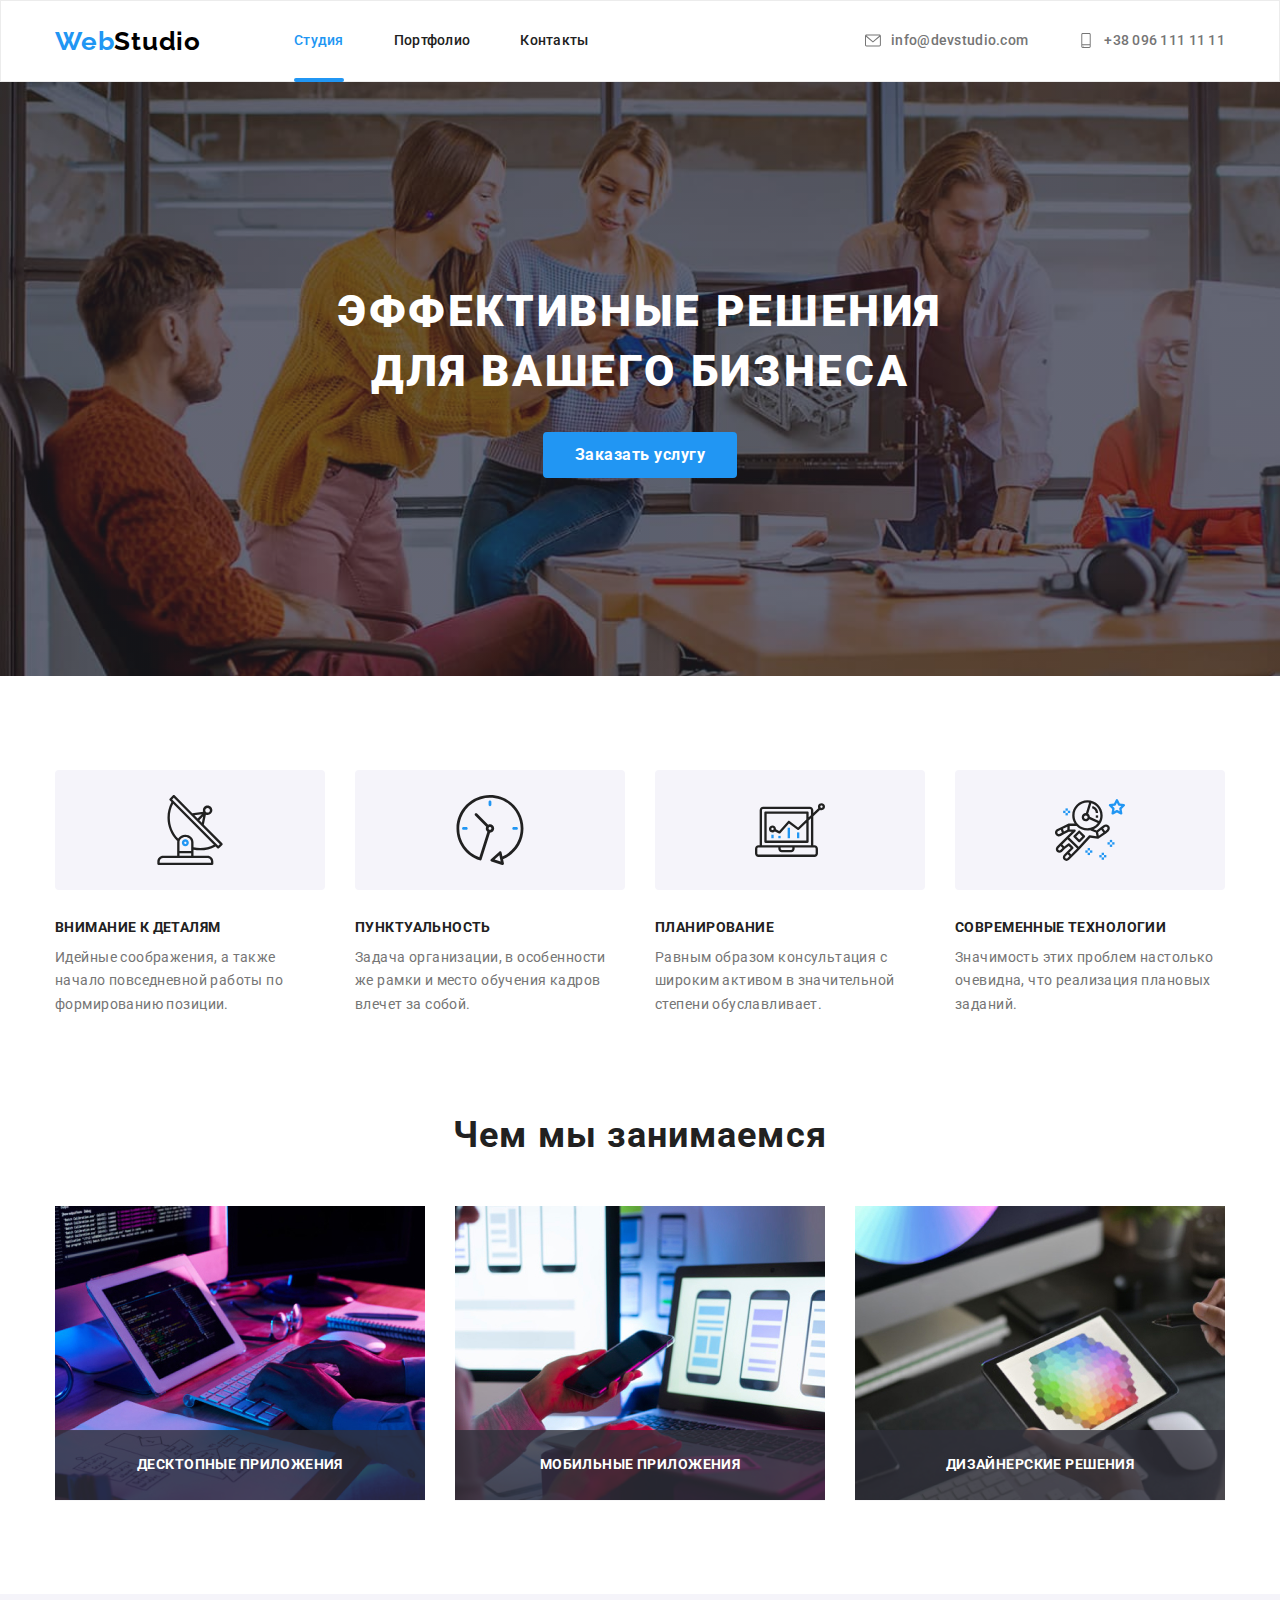
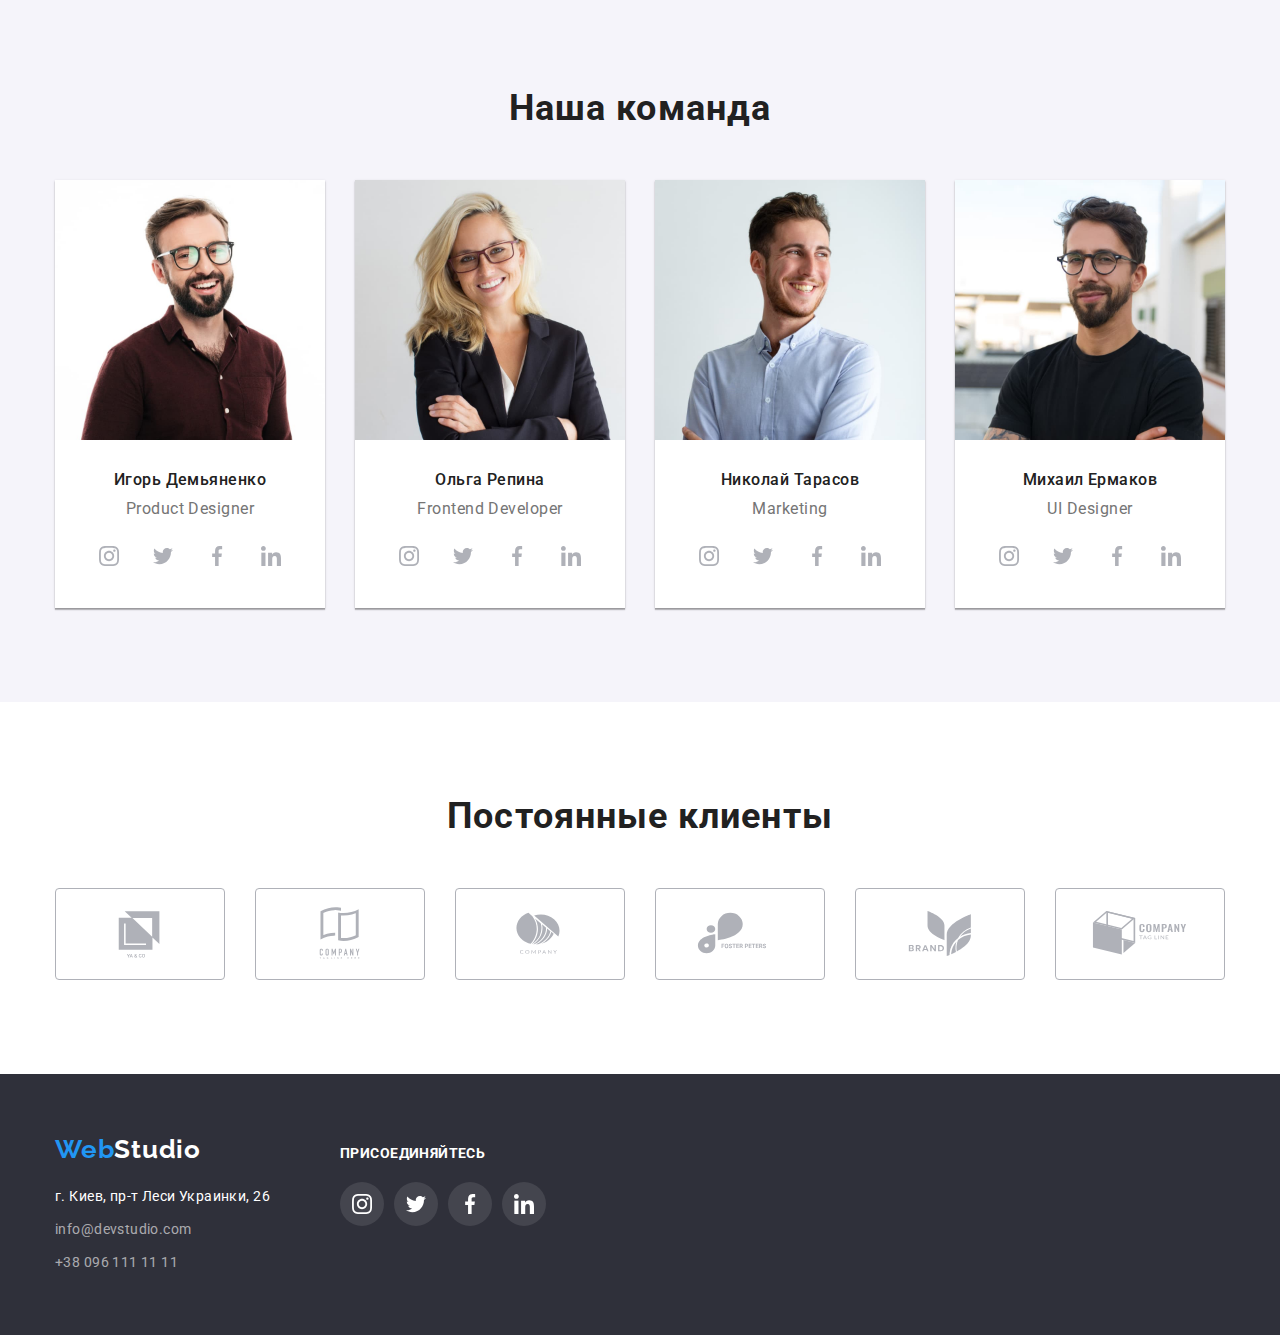
<file: index.html>
<!DOCTYPE html>
<html lang="ru">
	<head>
		<meta charset="UTF-8" />
		<meta http-equiv="X-UA-Compatible" content="IE=edge" />
		<meta name="viewport" content="width=device-width, initial-scale=1.0" />
		<title>Студия</title>
		<link rel="preconnect" href="https://fonts.googleapis.com" />
		<link rel="preconnect" href="https://fonts.gstatic.com" crossorigin />
		<link
			href="https://fonts.googleapis.com/css2?family=Raleway:wght@700&family=Roboto:wght@400;500;700;900&display=swap"
			rel="stylesheet"
		/>
		<link rel="stylesheet" href="https://cdn.jsdelivr.net/npm/modern-normalize@1.1.0/modern-normalize.min.css" />
		<link rel="stylesheet" href="./css/styles.css" />
	</head>
	<body>
		<!-- header -->
		<header class="header">
			<div class="container header-container">
				<nav class="nav">
					<a class="logo-link link" href="./index.html"> <span class="accent-logo">Web</span>Studio</a>
					<ul class="nav-list list">
						<li class="nav-item">
							<a class="nav-link current link" href="./index.html">Студия</a>
						</li>
						<li class="nav-item">
							<a class="nav-link link" href="./portfolio.html">Портфолио</a>
						</li>
						<li class="nav-item">
							<a class="nav-link link" href="/">Контакты</a>
						</li>
					</ul>
				</nav>
				<ul class="contact-list list">
					<li class="contact-item">
						<a class="contact-link link" href="mailto:info@devstudio.com">
							<svg class="icon-contact" width="16" height="15">
								<use href="./images/svg/symbol-defs.svg#icon-envelope" width="16" height="15"></use>
							</svg>
							info@devstudio.com</a
						>
					</li>
					<li class="contact-item">
						<a class="contact-link link" href="tel:+380961111111">
							<svg class="icon-contact" width="16" height="15">
								<use href="./images/svg/symbol-defs.svg#icon-smartphone"></use>
							</svg>
							+38 096 111 11 11</a
						>
					</li>
				</ul>
			</div>
		</header>
		<!-- main -->
		<main>
			<!-- hero -->
			<section class="section-hero section img-hero">
				<div class="container hero-contanier">
					<h1 class="main-title">
						Эффективные решения <br />
						для вашего бизнеса
					</h1>
					<button class="service-button" type="button" data-modal-open>Заказать услугу</button>
				</div>
			</section>
			<!-- Attention to detail -->
			<section class="section-detail section">
				<div class="container detail-container">
					<h2 class="title-all title-hidden">Наши особенности</h2>
					<ul class="detail-list list">
						<li class="detail-item">
							<div class="icon-position-details">
								<svg class="icon-detail" width="70" height="70">
									<use href="./images/svg/symbol-defs.svg#icon-antenna"></use>
								</svg>
							</div>

							<h3 class="subtitle-detail">Внимание к деталям</h3>
							<p class="text-detail">
								Идейные соображения, а также начало повседневной работы по формированию позиции.
							</p>
						</li>
						<li class="detail-item">
							<div class="icon-position-details">
								<svg class="icon-detail" width="70" height="70">
									<use href="./images/svg/symbol-defs.svg#icon-clock"></use>
								</svg>
							</div>

							<h3 class="subtitle-detail">Пунктуальность</h3>
							<p class="text-detail">
								Задача организации, в особенности же рамки и место обучения кадров влечет за собой.
							</p>
						</li>
						<li class="detail-item">
							<div class="icon-position-details">
								<svg class="icon-detail" width="70" height="70">
									<use href="./images/svg/symbol-defs.svg#icon-diagram"></use>
								</svg>
							</div>
							<h3 class="subtitle-detail">Планирование</h3>
							<p class="text-detail">
								Равным образом консультация с широким активом в значительной степени обуславливает.
							</p>
						</li>
						<li class="detail-item">
							<div class="icon-position-details">
								<svg class="icon-detail" width="70" height="70">
									<use href="./images/svg/symbol-defs.svg#icon-astronaut"></use>
								</svg>
							</div>
							<h3 class="subtitle-detail">Современные технологии</h3>
							<p class="text-detail"> Значимость этих проблем настолько очевидна, что реализация плановых заданий. </p>
						</li>
					</ul>
				</div>
			</section>
			<!-- What are we doing -->
			<section class="section-doing section">
				<div class="container">
					<h2 class="title-all">Чем мы занимаемся</h2>
					<ul class="doing-list list">
						<li class="doing-item">
							<img
								class="image-doing"
								src="./images/doing/img-sec-doing-first.jpg"
								alt="человек набирает програмный код"
								width="370"
								height="294"
							/>
							<div class="bg-text">
								<p class="text-doing">Десктопные приложения</p>
							</div>
						</li>
						<li class="doing-item">
							<img
								class="image-doing"
								src="./images/doing/img-sec-doing-second.jpg"
								alt="человек создает дизайн телефона на наутбуке"
								width="370"
								height="294"
							/>
							<div class="bg-text">
								<p class="text-doing">Мобильные приложения</p>
							</div>
						</li>
						<li class="doing-item">
							<img
								class="image-doing"
								src="./images/doing/img-sec-doing-third.jpg"
								alt="человек рисует на планшете"
								width="370"
								height="294"
							/>
							<div class="bg-text">
								<p class="text-doing">Дизайнерские решения</p>
							</div>
						</li>
					</ul>
				</div>
			</section>
			<!-- our team -->
			<section class="section-team section">
				<div class="container">
					<h2 class="title-all">Наша команда</h2>
					<ul class="team-list list">
						<li class="team-item">
							<img
								class="image-team"
								src="./images/our_team/img-demianenko.jpg"
								alt="Игорь Демьяненко"
								width="270"
								height="260"
							/>
							<div class="border-team">
								<h3 class="subtitle-team">Игорь Демьяненко</h3>
								<p class="text-team" lang="en">Product Designer</p>
								<ul class="list-social list">
									<li class="social-item">
										<a class="link-team link" href="">
											<svg class="icon-social" width="20" height="20">
												<use href="./images/svg/symbol-defs.svg#icon-instagram"></use>
											</svg>
										</a>
									</li>
									<li class="social-item">
										<a class="link-team link" href="">
											<svg class="icon-social" width="20" height="20">
												<use href="./images/svg/symbol-defs.svg#icon-twitter"></use>
											</svg>
										</a>
									</li>
									<li class="social-item">
										<a class="link-team link" href="">
											<svg class="icon-social" width="20" height="20">
												<use href="./images/svg/symbol-defs.svg#icon-facebook"></use>
											</svg>
										</a>
									</li>
									<li class="social-item">
										<a class="link-team link" href="">
											<svg class="icon-social" width="20" height="20">
												<use href="./images/svg/symbol-defs.svg#icon-linkedin"></use>
											</svg>
										</a>
									</li>
								</ul>
							</div>
						</li>
						<li class="team-item">
							<img
								class="image-team"
								src="./images/our_team/img-repina.jpg"
								alt="Ольга Репина"
								width="270"
								height="260"
							/>
							<div class="border-team">
								<h3 class="subtitle-team">Ольга Репина</h3>
								<p class="text-team" lang="en">Frontend Developer</p>
								<ul class="list-social list">
									<li class="social-item">
										<a class="link-team link" href="">
											<svg class="icon-social" width="20" height="20">
												<use href="./images/svg/symbol-defs.svg#icon-instagram"></use>
											</svg>
										</a>
									</li>
									<li class="social-item">
										<a class="link-team link" href="">
											<svg class="icon-social" width="20" height="20">
												<use href="./images/svg/symbol-defs.svg#icon-twitter"></use>
											</svg>
										</a>
									</li>
									<li class="social-item">
										<a class="link-team link" href="">
											<svg class="icon-social" width="20" height="20">
												<use href="./images/svg/symbol-defs.svg#icon-facebook"></use>
											</svg>
										</a>
									</li>
									<li class="social-item">
										<a class="link-team link" href="">
											<svg class="icon-social" width="20" height="20">
												<use href="./images/svg/symbol-defs.svg#icon-linkedin"></use>
											</svg>
										</a>
									</li>
								</ul>
							</div>
						</li>
						<li class="team-item">
							<img
								class="image-team"
								src="./images/our_team/img-tarasov.jpg"
								alt="Николай Тарасов"
								width="270"
								height="260"
							/>
							<div class="border-team">
								<h3 class="subtitle-team">Николай Тарасов</h3>
								<p class="text-team" lang="en">Marketing</p>
								<ul class="list-social list">
									<li class="social-item">
										<a class="link-team link" href="">
											<svg class="icon-social" width="20" height="20">
												<use href="./images/svg/symbol-defs.svg#icon-instagram"></use>
											</svg>
										</a>
									</li>
									<li class="social-item">
										<a class="link-team link" href="">
											<svg class="icon-social" width="20" height="20">
												<use href="./images/svg/symbol-defs.svg#icon-twitter"></use>
											</svg>
										</a>
									</li>
									<li class="social-item">
										<a class="link-team link" href="">
											<svg class="icon-social" width="20" height="20">
												<use href="./images/svg/symbol-defs.svg#icon-facebook"></use>
											</svg>
										</a>
									</li>
									<li class="social-item">
										<a class="link-team link" href="">
											<svg class="icon-social" width="20" height="20">
												<use href="./images/svg/symbol-defs.svg#icon-linkedin"></use>
											</svg>
										</a>
									</li>
								</ul>
							</div>
						</li>
						<li class="team-item">
							<img
								class="image-team"
								src="./images/our_team/img-ermakov.jpg"
								alt="Михаил Ермаков"
								width="270"
								height="260"
							/>
							<div class="border-team">
								<h3 class="subtitle-team">Михаил Ермаков</h3>
								<p class="text-team" lang="en">UI Designer</p>
								<ul class="list-social list">
									<li class="social-item">
										<a class="link-team link" href="">
											<svg class="icon-social" width="20" height="20">
												<use href="./images/svg/symbol-defs.svg#icon-instagram"></use>
											</svg>
										</a>
									</li>
									<li class="social-item">
										<a class="link-team link" href="">
											<svg class="icon-social" width="20" height="20">
												<use href="./images/svg/symbol-defs.svg#icon-twitter"></use>
											</svg>
										</a>
									</li>
									<li class="social-item">
										<a class="link-team link" href="">
											<svg class="icon-social" width="20" height="20">
												<use href="./images/svg/symbol-defs.svg#icon-facebook"></use>
											</svg>
										</a>
									</li>
									<li class="social-item">
										<a class="link-team link" href="">
											<svg class="icon-social" width="20" height="20">
												<use href="./images/svg/symbol-defs.svg#icon-linkedin"></use>
											</svg>
										</a>
									</li>
								</ul>
							</div>
						</li>
					</ul>
				</div>
			</section>
			<!-- regular clients -->
			<section class="section">
				<h2 class="title-all">Постоянные клиенты</h2>
				<ul class="clients-list list">
					<li class="clients-item">
						<a class="link-clients link" href="">
							<svg class="icon-clients" width="106" height="60">
								<use href="./images/svg/symbol-defs.svg#icon-Logo-1"></use>
							</svg>
						</a>
					</li>
					<li class="clients-item">
						<a class="link-clients link" href="">
							<svg class="icon-clients" width="106" height="60">
								<use href="./images/svg/symbol-defs.svg#icon-Logo-2"></use>
							</svg>
						</a>
					</li>
					<li class="clients-item">
						<a class="link-clients link" href="">
							<svg class="icon-clients" width="106" height="60">
								<use href="./images/svg/symbol-defs.svg#icon-Logo-3"></use>
							</svg>
						</a>
					</li>
					<li class="clients-item">
						<a class="link-clients link" href="">
							<svg class="icon-clients" width="106" height="60">
								<use href="./images/svg/symbol-defs.svg#icon-Logo-4"></use>
							</svg>
						</a>
					</li>
					<li class="clients-item">
						<a class="link-clients link" href="">
							<svg class="icon-clients" width="106" height="60">
								<use href="./images/svg/symbol-defs.svg#icon-Logo-5"></use>
							</svg>
						</a>
					</li>
					<li class="clients-item">
						<a class="link-clients link" href="">
							<svg class="icon-clients" width="106" height="60">
								<use href="./images/svg/symbol-defs.svg#icon-Logo-6"></use>
							</svg>
						</a>
					</li>
				</ul>
			</section>
		</main>
		<!-- footer -->
		<footer class="footer">
			<div class="container footer-container">
				<div class="wrapper-logo-address">
					<a class="logo-footer link" href="./index.html"> <span class="accent-logo">Web</span>Studio</a>
					<address class="address">
						<p class="text-footer">г. Киев, пр-т Леси Украинки, 26</p>
						<ul class="list-footer list">
							<li class="item-footer">
								<a class="contact-footer link" href="mailto:info@devstudio.com">info@devstudio.com</a>
							</li>
							<li class="item-footer">
								<a class="contact-footer link" href="tel:+380961111111">+38 096 111 11 11</a>
							</li>
						</ul>
					</address>
				</div>
				<div class="wrapper-link-icon">
					<p class="text-social-footer">присоединяйтесь</p>
					<ul class="list-social-footer list">
						<li class="social-item-footer">
							<a class="link-team-footer link" href="">
								<svg class="icon-social-footer" width="20" height="20">
									<use href="./images/svg/symbol-defs.svg#icon-instagram"></use>
								</svg>
							</a>
						</li>
						<li class="social-item-footer">
							<a class="link-team-footer link" href="">
								<svg class="icon-social-footer" width="20" height="20">
									<use href="./images/svg/symbol-defs.svg#icon-twitter"></use>
								</svg>
							</a>
						</li>
						<li class="social-item-footer">
							<a class="link-team-footer link" href="">
								<svg class="icon-social-footer" width="20" height="20">
									<use href="./images/svg/symbol-defs.svg#icon-facebook"></use>
								</svg>
							</a>
						</li>
						<li class="social-item-footer">
							<a class="link-team-footer link" href="">
								<svg class="icon-social-footer" width="20" height="20">
									<use href="./images/svg/symbol-defs.svg#icon-linkedin"></use>
								</svg>
							</a>
						</li>
					</ul>
				</div>
			</div>
		</footer>
		<!-- modal window -->
		<div class="backdrop is-hidden" data-modal>
			<div class="modal">
				<button class="modal-close" type="button" data-modal-close>
					<svg class="icon-close-black" width="18" height="18">
						<use href="./images/svg/symbol-defs.svg#icon-close-black"></use>
					</svg>
				</button>
			</div>
		</div>
		<script src="./js/modal.js"></script>
	</body>
</html>
</file>
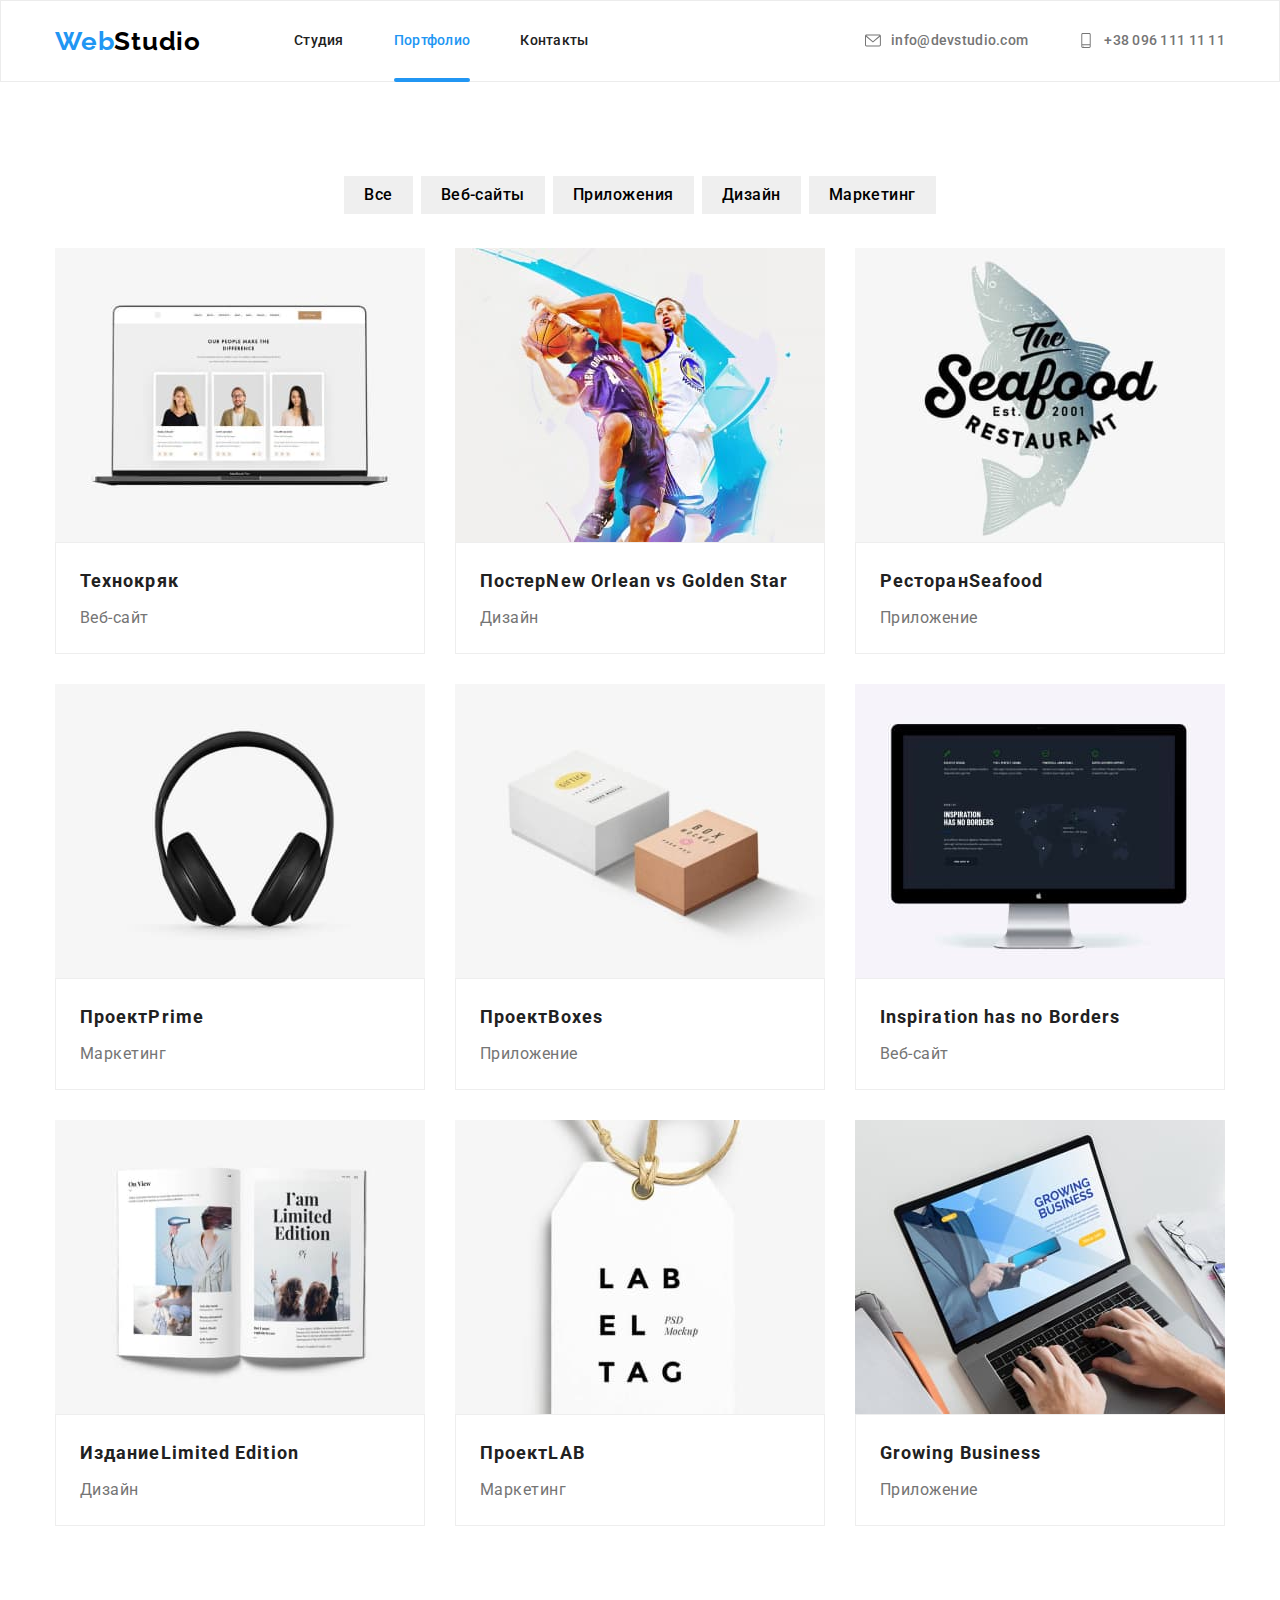
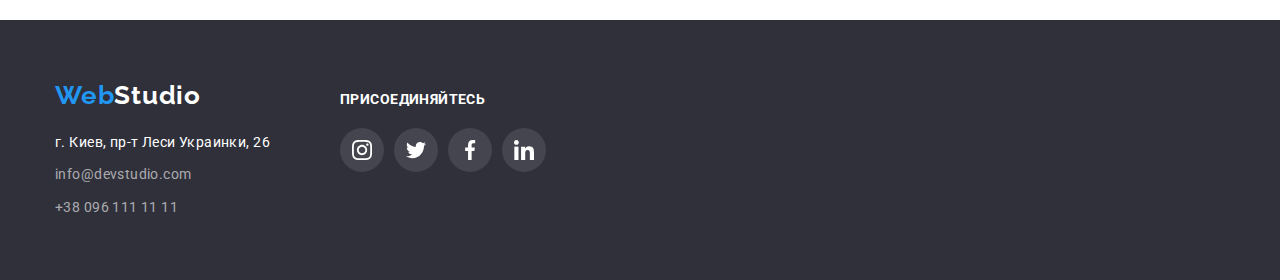
<file: portfolio.html>
<!DOCTYPE html>
<html lang="en">
	<head>
		<meta charset="UTF-8" />
		<meta http-equiv="X-UA-Compatible" content="IE=edge" />
		<meta name="viewport" content="width=device-width, initial-scale=1.0" />
		<title>Портфолио</title>
		<link rel="preconnect" href="https://fonts.googleapis.com" />
		<link rel="preconnect" href="https://fonts.gstatic.com" crossorigin />
		<link
			href="https://fonts.googleapis.com/css2?family=Raleway:wght@700&family=Roboto:wght@400;500;700;900&display=swap"
			rel="stylesheet"
		/>
		<link rel="stylesheet" href="https://cdn.jsdelivr.net/npm/modern-normalize@1.1.0/modern-normalize.min.css" />
		<link rel="stylesheet" href="./css/styles.css" />
	</head>
	<body>
		<!-- header -->
		<header class="header">
			<div class="container header-container">
				<nav class="nav">
					<a class="logo-link link" href="./index.html"> <span class="accent-logo">Web</span>Studio</a>
					<ul class="nav-list list">
						<li class="nav-item">
							<a class="nav-link link" href="./index.html">Студия</a>
						</li>
						<li class="nav-item">
							<a class="nav-link current link" href="./portfolio.html">Портфолио</a>
						</li>
						<li class="nav-item">
							<a class="nav-link link" href="/">Контакты</a>
						</li>
					</ul>
				</nav>
				<ul class="contact-list list">
					<li class="contact-item">
						<a class="contact-link link" href="mailto:info@devstudio.com">
							<svg class="icon-contact" width="16" height="15">
								<use href="./images/svg/symbol-defs.svg#icon-envelope" width="16" height="15"></use>
							</svg>
							info@devstudio.com</a
						>
					</li>
					<li class="contact-item">
						<a class="contact-link link" href="tel:+380961111111">
							<svg class="icon-contact" width="16" height="15">
								<use href="./images/svg/symbol-defs.svg#icon-smartphone"></use>
							</svg>
							+38 096 111 11 11</a
						>
					</li>
				</ul>
			</div>
		</header>
		<!-- main -->
		<main>
			<section class="section-button section">
				<div class="container">
					<h1 class="title-all title-hidden">Фильтр портфолио</h1>
					<ul class="filter-list list">
						<li class="filter-item"><button class="filter-button" type="button">Все</button></li>
						<li class="filter-item"><button class="filter-button" type="button">Веб-сайты</button></li>
						<li class="filter-item"><button class="filter-button" type="button">Приложения</button></li>
						<li class="filter-item"><button class="filter-button" type="button">Дизайн</button></li>
						<li class="filter-item"><button class="filter-button" type="button">Маркетинг</button></li>
					</ul>
					<ul class="list-portfolio list">
						<li class="item-portfolio">
							<a class="link-portfolio link" href="">
								<div class="box-overlay">
									<img
										class="image-portfolio"
										src="./images/portfolio/img1.jpg"
										alt="ноутбук с открытым вэб Веб-сайтом"
										width="370"
										height="294"
									/>
									<p class="text-overlay"
										>Ресурс предлагает комплексные предложения с разным уровнем функционала и сервисов. Все это позволит
										посетителю получить исчерпывающие сведения о компании или частном лице.</p
									>
								</div>
								<div class="image-portfolio-border">
									<h2 class="subtitle-portfolio">Технокряк</h2>
									<p class="text-portfolio">Веб-сайт</p>
								</div>
							</a>
						</li>
						<li class="item-portfolio">
							<a class="link-portfolio link" href="">
								<div class="box-overlay">
									<img
										class="image-portfolio"
										src="./images/portfolio/img2.jpg"
										alt="постер New Orlean vs Golden Star"
										width="370"
										height="294"
									/>
									<p class="text-overlay"
										>Ресурс предлагает комплексные предложения с разным уровнем функционала и сервисов. Все это позволит
										посетителю получить исчерпывающие сведения о компании или частном лице.</p
									>
								</div>
								<div class="image-portfolio-border">
									<h2 class="subtitle-portfolio"> Постер<span lang="en">New Orlean vs Golden Star</span> </h2>
									<p class="text-portfolio">Дизайн</p>
								</div>
							</a>
						</li>
						<li class="item-portfolio">
							<a class="link-portfolio link" href="">
								<div class="box-overlay">
									<img
										class="image-portfolio"
										src="./images/portfolio/img3.jpg"
										alt="логотип ресторан Seafood"
										width="370"
										height="294"
									/>
									<p class="text-overlay"
										>Ресурс предлагает комплексные предложения с разным уровнем функционала и сервисов. Все это позволит
										посетителю получить исчерпывающие сведения о компании или частном лице.</p
									>
								</div>
								<div class="image-portfolio-border">
									<h2 class="subtitle-portfolio">Ресторан<span lang="en">Seafood</span></h2>
									<p class="text-portfolio">Приложение</p>
								</div>
							</a>
						</li>
						<li class="item-portfolio">
							<a class="link-portfolio link" href="">
								<div class="box-overlay">
									<img
										class="image-portfolio"
										src="./images/portfolio/img4.jpg"
										alt="наушники"
										width="370"
										height="294"
									/>
									<p class="text-overlay"
										>Ресурс предлагает комплексные предложения с разным уровнем функционала и сервисов. Все это позволит
										посетителю получить исчерпывающие сведения о компании или частном лице.</p
									>
								</div>
								<div class="image-portfolio-border">
									<h2 class="subtitle-portfolio">Проект<span lang="en">Prime</span></h2>
									<p class="text-portfolio">Маркетинг</p>
								</div>
							</a>
						</li>
						<li class="item-portfolio">
							<a class="link-portfolio link" href="">
								<div class="box-overlay">
									<img
										class="image-portfolio"
										src="./images/portfolio/img5.jpg"
										alt="белая коробка и коричневая коробка"
										width="370"
										height="294"
									/>
									<p class="text-overlay"
										>Ресурс предлагает комплексные предложения с разным уровнем функционала и сервисов. Все это позволит
										посетителю получить исчерпывающие сведения о компании или частном лице.</p
									>
								</div>

								<div class="image-portfolio-border">
									<h2 class="subtitle-portfolio">Проект<span lang="en">Boxes</span></h2>
									<p class="text-portfolio">Приложение</p>
								</div>
							</a>
						</li>
						<li class="item-portfolio">
							<a class="link-portfolio link" href="">
								<div class="box-overlay">
									<img
										class="image-portfolio"
										src="./images/portfolio/img6.jpg"
										alt="монитор с Веб-сайтом"
										width="370"
										height="294"
									/>
									<p class="text-overlay"
										>Ресурс предлагает комплексные предложения с разным уровнем функционала и сервисов. Все это позволит
										посетителю получить исчерпывающие сведения о компании или частном лице.</p
									>
								</div>
								<div class="image-portfolio-border">
									<h2 class="subtitle-portfolio" lang="en">Inspiration has no Borders</h2>
									<p class="text-portfolio">Веб-сайт</p>
								</div>
							</a>
						</li>
						<li class="item-portfolio">
							<a class="link-portfolio link" href="">
								<div class="box-overlay">
									<img
										class="image-portfolio"
										src="./images/portfolio/img7.jpg"
										alt="развернутая книга"
										width="370"
										height="294"
									/>
									<p class="text-overlay"
										>Ресурс предлагает комплексные предложения с разным уровнем функционала и сервисов. Все это позволит
										посетителю получить исчерпывающие сведения о компании или частном лице.</p
									>
								</div>
								<div class="image-portfolio-border">
									<h2 class="subtitle-portfolio">Издание<span lang="en">Limited Edition</span></h2>
									<p class="text-portfolio">Дизайн</p>
								</div>
							</a>
						</li>
						<li class="item-portfolio">
							<a class="link-portfolio link" href="">
								<div class="box-overlay">
									<img
										class="image-portfolio"
										src="./images/portfolio/img8.jpg"
										alt="рекламная бирка"
										width="370"
										height="294"
									/>
									<p class="text-overlay"
										>Ресурс предлагает комплексные предложения с разным уровнем функционала и сервисов. Все это позволит
										посетителю получить исчерпывающие сведения о компании или частном лице.</p
									>
								</div>
								<div class="image-portfolio-border">
									<h2 class="subtitle-portfolio">Проект<span lang="en">LAB</span></h2>
									<p class="text-portfolio">Маркетинг</p>
								</div>
							</a>
						</li>
						<li class="item-portfolio">
							<a class="link-portfolio link" href="">
								<div class="box-overlay">
									<img
										class="image-portfolio"
										src="./images/portfolio/img9.jpg"
										alt="человек работает на наутбуке"
										width="370"
										height="294"
									/>
									<p class="text-overlay"
										>Ресурс предлагает комплексные предложения с разным уровнем функционала и сервисов. Все это позволит
										посетителю получить исчерпывающие сведения о компании или частном лице.</p
									>
								</div>
								<div class="image-portfolio-border">
									<h2 class="subtitle-portfolio">Growing Business</h2>
									<p class="text-portfolio">Приложение</p>
								</div>
							</a>
						</li>
					</ul>
				</div>
			</section>
		</main>
		<!-- footer -->
		<footer class="footer">
			<div class="container footer-container">
				<div class="wrapper-logo-address">
					<a class="logo-footer link" href="./index.html"> <span class="accent-logo">Web</span>Studio</a>
					<address class="address">
						<p class="text-footer">г. Киев, пр-т Леси Украинки, 26</p>
						<ul class="list-footer list">
							<li class="item-footer">
								<a class="contact-footer link" href="mailto:info@devstudio.com">info@devstudio.com</a>
							</li>
							<li class="item-footer">
								<a class="contact-footer link" href="tel:+380961111111">+38 096 111 11 11</a>
							</li>
						</ul>
					</address>
				</div>
				<div class="wrapper-link-icon">
					<p class="text-social-footer">присоединяйтесь</p>
					<ul class="list-social-footer list">
						<li class="social-item-footer">
							<a class="link-team-footer link" href="">
								<svg class="icon-social-footer" width="20" height="20">
									<use href="./images/svg/symbol-defs.svg#icon-instagram"></use>
								</svg>
							</a>
						</li>
						<li class="social-item-footer">
							<a class="link-team-footer link" href="">
								<svg class="icon-social-footer" width="20" height="20">
									<use href="./images/svg/symbol-defs.svg#icon-twitter"></use>
								</svg>
							</a>
						</li>
						<li class="social-item-footer">
							<a class="link-team-footer link" href="">
								<svg class="icon-social-footer" width="20" height="20">
									<use href="./images/svg/symbol-defs.svg#icon-facebook"></use>
								</svg>
							</a>
						</li>
						<li class="social-item-footer">
							<a class="link-team-footer link" href="">
								<svg class="icon-social-footer" width="20" height="20">
									<use href="./images/svg/symbol-defs.svg#icon-linkedin"></use>
								</svg>
							</a>
						</li>
					</ul>
				</div>
			</div>
		</footer>
	</body>
</html>
</file>
<file: css/styles.css>
:root {
	--accent-color: #2196f3;
	--another-color: #212121;
	--subtitle-color: #757575;
	--headbg-color: #ffffff;
	--logo-color: #000000;
	--footer-background: #2f303a;
	--team-background: #f5f4fa;
	--contact-color-footer: rgba(255, 255, 255, 0.6);
	--border-portfolio: #eeeeee;
	--border-header: #ececec;
	--hero-background: #c4c4c4;
	--bg-color-detail: #f5f4fa;
	--icon-fill: #afb1b8;
	--bg-color-icon-footer: rgba(255, 255, 255, 0.1);
	--bg-color-btn-hero-hover: #188ce8;
	--bg-color-doing: rgba(47, 48, 58, 0.8);
	--bg-color-overlay: rgba(33, 150, 243, 0.9);
	--transition-hover: 250ms cubic-bezier(0.4, 0, 0.2, 1);
}

h1,
h2,
h3,
p {
	margin-top: 0;
	margin-bottom: 0;
}

ul,
ol {
	margin-top: 0;
	margin-bottom: 0;
	padding-left: 0;
}

img {
	display: block;
	max-width: 100%;
	height: auto;
}

button {
	cursor: pointer;
}

.list {
	list-style: none;
}
.link {
	text-decoration: none;
}

.container {
	width: 1200px;
	margin-left: auto;
	margin-right: auto;
	padding-left: 15px;
	padding-right: 15px;
}

.section {
	padding-top: 94px;
	padding-bottom: 94px;
}
/* ======================== COMPONENTS ======================= */
body {
	font-family: "Roboto", sans-serif;
	color: var(--another-color);
}

.title-all {
	font-weight: 700;
	font-size: 36px;
	line-height: 1.16;
	text-align: center;
	letter-spacing: 0.03em;
	margin-bottom: 50px;
}

/* ======================== HEADER ======================== */

.header {
	background-color: var(--headbg-color);
	border: 1px solid var(--border-header);
}

.logo-link {
	margin-right: 93px;
	font-family: "Raleway", sans-serif;
	font-weight: 700;
	font-size: 26px;
	line-height: 1.19;
	letter-spacing: 0.03em;
	color: var(--logo-color);
}

.accent-logo {
	color: var(--accent-color);
}
.nav-link {
	font-weight: 500;
	font-size: 14px;
	line-height: 1.14;
	letter-spacing: 0.02em;
	color: var(--another-color);
	transition: color var(--transition-hover);
}

.nav-link:hover,
.nav-link:focus {
	color: var(--accent-color);
}

.current {
	position: relative;
}

.current::after {
	content: "";
	position: absolute;
	left: 0;
	bottom: 0;
	margin-bottom: -1px;
	width: 100%;
	height: 4px;
	background-color: var(--accent-color);
	border-radius: 2px;
}

.nav-link.current {
	color: var(--accent-color);
}

.nav {
	display: flex;
	align-items: center;
}

.nav-list {
	display: flex;
	align-items: center;
}

.nav-list .link {
	display: block;
	padding-top: 32px;
	padding-bottom: 32px;
}
.nav-item:not(:last-child) {
	margin-right: 50px;
}

.contact-list {
	display: flex;
	margin-left: auto;
}

.contact-list .link {
	padding-top: 32px;
	padding-bottom: 32px;
}

.header-container {
	display: flex;
	align-items: center;
	justify-content: center;
}
.contact-list .contact-item + .contact-item {
	margin-left: 50px;
}

.contact-link {
	display: flex;
	font-weight: 500;
	font-size: 14px;
	line-height: 1.14;
	letter-spacing: 0.02em;
	color: var(--subtitle-color);
	fill: var(--subtitle-color);
	transition: color var(--transition-hover);
}
.contact-link:hover,
.contact-link:focus {
	color: var(--accent-color);
}

.icon-contact {
	transition: fill var(--transition-hover);
	margin-right: 10px;
}

.contact-link:hover .icon-contact,
.contact-link:focus .icon-contact {
	fill: var(--accent-color);
}

/* ======================== HERO ======================== */
.section-hero {
	background-color: var(--hero-background);

	text-align: center;
	padding-top: 200px;
	padding-bottom: 198px;
}

.img-hero {
	background-image: linear-gradient(rgba(47, 48, 58, 0.4), rgba(47, 48, 58, 0.4)), url(../images/hero/Img-hero.jpg);
	background-size: cover;
	max-width: 1600px;
	margin: 0 auto;
}

.main-title {
	margin-bottom: 30px;
}

.main-title {
	font-weight: 900;
	font-size: 44px;
	line-height: 1.36;
	letter-spacing: 0.06em;
	text-transform: uppercase;
	color: var(--headbg-color);
}

.service-button:hover,
.service-button:focus {
	background-color: var(--bg-color-btn-hero-hover);
}

.service-button {
	padding: 10px 32px;
	font-family: inherit;
	font-weight: 700;
	font-size: 16px;
	line-height: 1.62;
	letter-spacing: 0.03em;
	border: none;
	border-radius: 4px;
	background-color: var(--accent-color);
	color: var(--headbg-color);
	transition: background-color var(--transition-hover);
}

/* ======================== Attention to detail ======================== */

.detail-list {
	display: flex;
	gap: 30px;
}

.subtitle-detail {
	margin-bottom: 10px;
}

.title-hidden {
	position: absolute;
	width: 1px;
	height: 1px;
	margin: -1px;
	padding: 0;
	overflow: hidden;
	border: 0;
	clip: rect(0 0 0 0);
}

.subtitle-detail {
	font-weight: 700;
	font-size: 14px;
	line-height: 1.14;
	letter-spacing: 0.03em;
	text-transform: uppercase;
	margin-bottom: 10px;
	width: 270px;
	height: 16px;
}

.text-detail {
	font-size: 14px;
	line-height: 1.71;
	letter-spacing: 0.03em;
	color: var(--subtitle-color);
	width: 270px;
	height: 75px;
}

.icon-position-details {
	display: flex;
	align-items: center;
	justify-content: center;
	height: 120px;
	margin-bottom: 30px;
	background-color: var(--bg-color-detail);
	border-radius: 4px;
}
/* ======================== What are we doing ======================== */
.section-doing {
	padding-top: 0px;
}
.doing-list {
	display: flex;
	flex-wrap: wrap;
}

.doing-item {
	position: relative;
}

.doing-list {
	display: flex;
	flex-wrap: wrap;
	gap: 30px;
}

.bg-text {
	position: absolute;
	transform: translateY(-100%);
	width: 100%;
	background-color: var(--bg-color-doing);
	z-index: 100;
}

.text-doing {
	font-weight: 700;
	font-size: 14px;
	line-height: 1.14;
	text-align: center;
	letter-spacing: 0.03em;
	text-transform: uppercase;
	padding: 27px 82px;
	color: var(--headbg-color);
}

/* ======================== our team ======================== */
.section-team {
	background: var(--team-background);
}

.team-list {
	display: flex;
	align-items: center;
	gap: 30px;
}

.team-item {
	background: var(--headbg-color);
	box-shadow: 0px 1px 3px rgba(0, 0, 0, 0.12), 0px 1px 1px rgba(0, 0, 0, 0.14), 0px 2px 1px rgba(0, 0, 0, 0.2);
}
.border-team {
	padding-top: 30px;
	padding-bottom: 30px;
	border-radius: 0px 0px 4px 4px;
}

.subtitle-team {
	font-weight: 500;
	font-size: 16px;
	line-height: 1.19;
	text-align: center;
	letter-spacing: 0.03em;
	margin-bottom: 10px;
}

.text-team {
	line-height: 1.19;
	letter-spacing: 0.03em;
	text-align: center;
	color: var(--subtitle-color);
	margin-bottom: 16px;
}

.list-social {
	display: flex;
	justify-content: center;
	gap: 10px;
}

.link-team {
	display: flex;
	justify-content: center;
	align-items: center;
	width: 44px;
	height: 44px;
	border-radius: 50%;
	background-color: var(--headbg-color);
	fill: var(--icon-fill);
	transition: background-color var(--transition-hover);
}

.link-team:hover,
.link-team:focus {
	background-color: var(--accent-color);
}

.icon-social {
	transition: fill var(--transition-hover);
}

.link-team:hover .icon-social,
.link-team:focus .icon-social {
	fill: var(--headbg-color);
}

/* ==================== regular clients =================== */

.clients-list {
	display: flex;
	justify-content: center;
	gap: 30px;
}

.clients-item {
	width: 170px;
	height: 92px;
}

.link-clients {
	width: 100%;
	height: 100%;
	display: flex;
	align-items: center;
	justify-content: center;
	border: 1px solid var(--icon-fill);
	border-radius: 4px;
	fill: var(--icon-fill);
	transition: fill var(--transition-hover), border var(--transition-hover);
}

.link-clients:hover,
.link-clients:focus {
	fill: var(--accent-color);
	border: 1px solid var(--accent-color);
}

/* ======================== footer ======================== */
.footer {
	background-color: var(--footer-background);
	max-width: 1600px;
	margin: 0 auto;
	padding-top: 60px;
	padding-bottom: 60px;
}
.footer-container {
	display: flex;
	align-items: baseline;
}
.logo-footer {
	font-family: "Raleway", sans-serif;
	font-style: normal;
	font-weight: 700;
	font-size: 26px;
	line-height: 1.19;
	letter-spacing: 0.03em;
	color: var(--headbg-color);
	display: block;
	margin-bottom: 20px;
}

.text-footer {
	font-style: normal;
	font-size: 14px;
	line-height: 1.71;
	letter-spacing: 0.03em;
	color: var(--headbg-color);
	margin-bottom: 9px;
}

.contact-footer {
	font-style: normal;
	font-size: 14px;
	line-height: 1.71;
	letter-spacing: 0.03em;
	color: var(--contact-color-footer);
	transition: color var(--transition-hover);
}

.item-footer:first-child {
	margin-bottom: 9px;
}

.contact-footer:hover,
.contact-footer:focus {
	color: var(--accent-color);
}

.text-social-footer {
	font-style: normal;
	font-weight: 700;
	font-size: 14px;
	line-height: 1.14;
	letter-spacing: 0.03em;
	text-transform: uppercase;
	color: var(--headbg-color);
	margin-bottom: 20px;
}

.list-social-footer {
	display: flex;
	gap: 10px;
}

.link-team-footer {
	display: flex;
	justify-content: center;
	align-items: center;
	width: 44px;
	height: 44px;
	border-radius: 50%;
	background-color: var(--bg-color-icon-footer);
	fill: var(--headbg-color);
	transition: background-color var(--transition-hover);
}

.link-team-footer:hover,
.link-team-footer:focus {
	background-color: var(--accent-color);
}

.wrapper-logo-address {
	margin-right: 70px;
}
/* ====================== modal window =======================  */
.backdrop {
	position: fixed;
	top: 0;
	left: 0;

	z-index: 100;
	width: 100%;
	height: 100%;
	background-color: rgba(0, 0, 0, 0.2);
	transition: opacity var(--transition-hover), transform var(--transition-hover), visibility var(--transition-hover);
}

.modal {
	position: absolute;
	top: 50%;
	left: 50%;
	transform: translate(-50%, -50%);

	width: 528px;
	height: 581px;
	background-color: var(--bg-color-detail);
}

.modal-close {
	position: absolute;
	top: 0;
	right: 0;
	display: flex;
	align-items: center;
	justify-content: center;

	width: 30px;
	height: 30px;
	background-color: var(--headbg-color);
	border: 1px solid rgba(0, 0, 0, 0.1);
	border-radius: 50%;
	margin-top: 8px;
	margin-right: 8px;
	padding: 0;
}

.backdrop.is-hidden {
	opacity: 0;
	visibility: hidden;
	pointer-events: none;
	transform: scale(2);
}
/* ======================== portfolio ========================  */
.filter-list {
	display: flex;
	justify-content: center;
	gap: 8px;
	margin-bottom: 34px;
}

.filter-item {
	border-radius: 4px;
}

.item-portfolio {
	background-color: var(--headbg-color);
}

.filter-button:hover,
.filter-button:focus {
	background-color: var(--accent-color);
	color: var(--headbg-color);
	box-shadow: 0px 3px 1px rgba(0, 0, 0, 0.1), 0px 1px 2px rgba(0, 0, 0, 0.08), 0px 2px 2px rgba(0, 0, 0, 0.12);
}

.filter-button {
	font-family: inherit;
	font-weight: 500;
	font-size: 16px;
	line-height: 1.62;
	text-align: center;
	letter-spacing: 0.03em;
	border: none;
	padding: 6px 20px;
	transition: background-color var(--transition-hover), color var(--transition-hover),
		box-shadow var(--transition-hover);
}

.list-portfolio {
	display: flex;
	flex-wrap: wrap;
	gap: 30px;
}

.image-portfolio-border {
	padding: 20px 24px;
	border: 1px solid var(--border-portfolio);
}

.box-overlay {
	position: relative;
	overflow: hidden;
}

.text-overlay {
	position: absolute;
	left: 0;
	top: 0;
	width: 100%;
	height: 100%;
	transform: translate(0, 100%);
	transition: transform var(--transition-hover);
	font-size: 18px;
	line-height: 1.56;
	letter-spacing: 0.03em;
	color: #ffffff;
	background-color: var(--bg-color-overlay);
	padding: 63px 24px;
}

.link-portfolio:hover .text-overlay,
.link-portfolio:focus .text-overlay {
	transform: translate(0, 0);
}

.subtitle-portfolio {
	font-weight: 700;
	font-size: 18px;
	line-height: 2;
	letter-spacing: 0.06em;
	margin-bottom: 4px;
	color: var(--another-color);
}

.text-portfolio {
	line-height: 1.87;
	letter-spacing: 0.03em;
	color: var(--subtitle-color);
}
.link-portfolio {
	display: block;
	transition: box-shadow var(--transition-hover);
}

.link-portfolio:hover,
.link-portfolio:focus {
	box-shadow: 0px 1px 1px rgba(0, 0, 0, 0.12), 0px 4px 4px rgba(0, 0, 0, 0.06), 1px 4px 6px rgba(0, 0, 0, 0.16);
}
</file>
